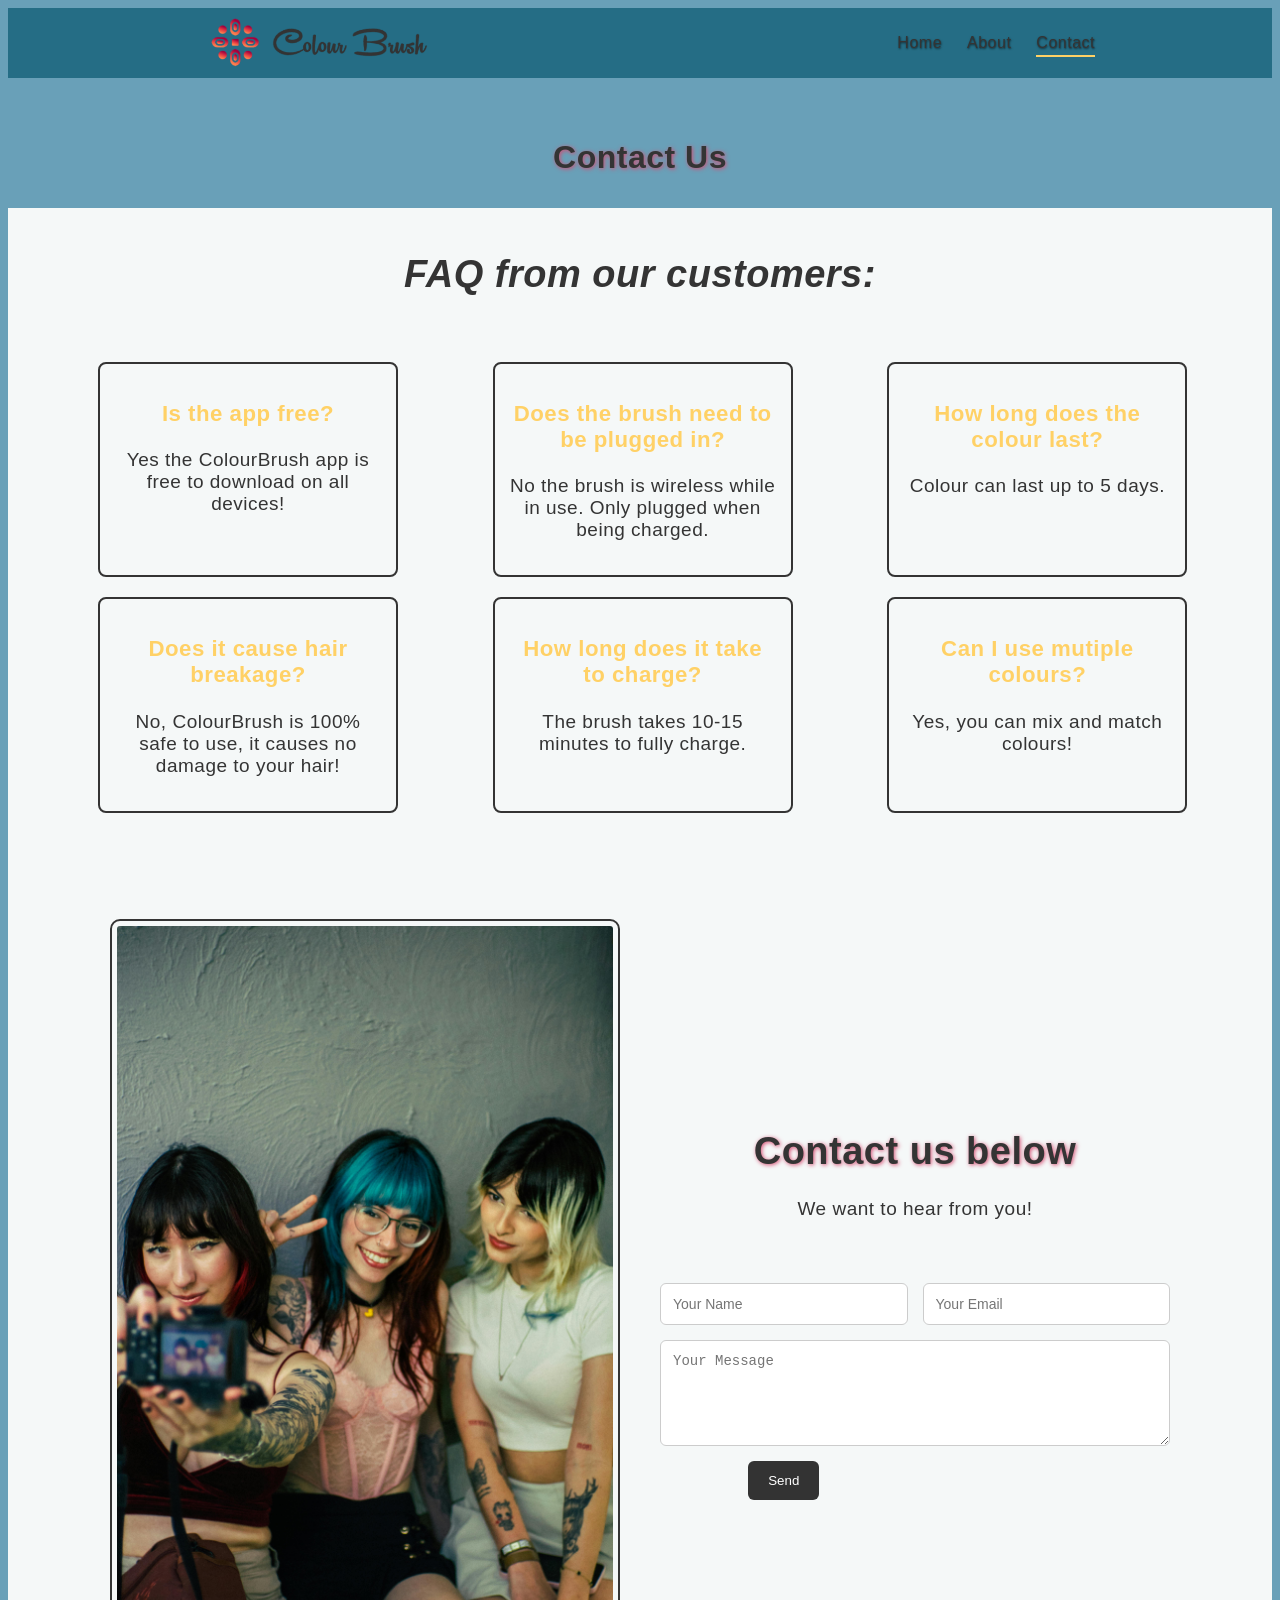
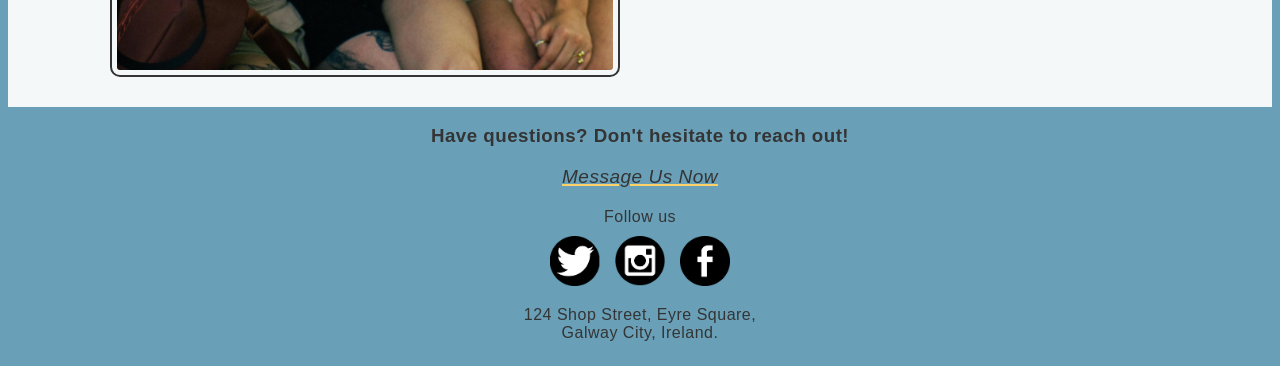
<file: contact.html>
<!DOCTYPE html>
<html>
<head>
	<meta charset="UTF-8">
	<meta name="viewport" content="user-scalable=0, width=device-width, initial-scale=1.0,
     maximum-scale=1.0, minimum-scale=1.0">
	<title>colourbrush.com</title>
	<link rel="stylesheet" type="text/css" href="stylesheet.css">
</head>
<body class="contact-page">
	<div id="page">
		<div id="header">
			<div class="head">
				<a href="index.html" class="logo"><img src="images/canvades.png" alt=""></a>
		         <ul id="navigation">
					<li>
						<a href="index.html">Home</a>
					</li>
					<li>
						<a href="about.html">About</a>
					</li>
					<li class="selected">
						<a href="contact.html">Contact</a>
					</li>
				</ul>
			</div>
		</div>
	</div>	
	
	
	<div class="footer-text">
		<h1>Contact Us</h1>
	 </div>
 
 
 
	 <footer id="footer"> 
		<div class="contact">		
			<h1>FAQ from our customers:</h1>
		</div>

		<div class="contact-row">
			<div class="text-box">
				<div class="text">
				<h3>
					Is the app free?
				</h3>
				<p>Yes the ColourBrush app is free to download on all devices!</p>
			</div>
			</div>

			<div class="text-box">
				<div class="text">
				<h3>
					Does the brush need to be plugged in?
				</h3>
				<p>No the brush is wireless while in use.  Only plugged when being charged.</p>
			</div>
			</div>

			<div class="text-box">
				<div class="text">
				<h3>
					How long does the colour last?
				</h3>
				<p>Colour can last up to 5 days.</p>
			</div>
			</div>
		</div>



		<div class="contact-row">
			<div class="text-box">
				<div class="text">
				<h3>
					Does it cause hair breakage?
				</h3>
				<p>No, ColourBrush is 100% safe to use, it causes no damage to your hair!</p>
			</div>
			</div>

			<div class="text-box">
				<div class="text">
				<h3>
					How long does it take to charge?
				</h3>
				<p>The brush takes 10-15 minutes to fully charge.</p>
			    </div>
            </div>

			<div class="text-box">
				<div class="text">
				<h3>
					Can I use mutiple colours?
				</h3>
				<p>Yes, you can mix and match colours!</p>
			    </div>
            </div>
		</div>
		<p><br>
		<br><br></p>



		<div class="contact-section">

		 <img class="footer-image" src="images/threegirls.jpg">

		<div class="contact-info">
			<div class="contact-b">		
				<h1>Contact us below</h1>
				<p>We want to hear from you!
					<br>
					<br>
					<br>
				</p>
			</div>

		  <form class="contact-form">
			<div class="contact-row-c">
			  <input type="text" name="name" placeholder="Your Name" required>
			  <input type="email" name="email" placeholder="Your Email" required>
			
			</div>
			<div class="contact-row-c">
			  <textarea name="message" placeholder="Your Message" rows="5" required></textarea>
			</div>
			<div class="contact-row-c">
				<button type="submit">Send</button>
			</div>
		
		  </form>
		</div>
		</div>

		
		</footer>


	 <div id="footer-b">
			  
		<div class="footer-b-text">
			<h3>Have questions?  
			   Don't hesitate to reach out! 
			</h3>
		</div>

		 <a href="contact.html">
			<div class="contact"><span class="underline">Message Us Now</span></div>
		 </a>
		 
		 <p class="bottom-text">Follow us</p>
		  

		<div class="icons">

			<a href="https://x.com/_colourbrush" target="_blank">
				<img class="icon" src="images/Ticon.png" alt="">
			</a>

			<a href="https://instagram.com/_colourbrush__" target="_blank">
				<img class="icon" src="images/Iicon.png" alt="">
			</a>
				  
			<a href="https://facebook.com/_colourbrush" target="_blank">
				<img class="icon" src="images/Ficon.png" alt="">
			</a>
			  
		</div>
	

		<div class="bottom-address">
		
		<p>
			124 Shop Street, 
			Eyre Square, <br>
			Galway City, 
			Ireland.
		</p>

	  </div>

</div>
</body>
</html>
</file>
<file: stylesheet.css>
body {
	background: #69a0b8;
    margin: 80;
	padding: 0;
	position: relative;
	width: auto;
}     
body #page {
	background: #256D85;
	margin: 0;
	padding: 0;
	width: auto;
	z-index: 3;
}
#header {
	height: 70px;
    display: flex;
    align-items: center;
}

.head {
	display: flex;
	align-items: center;       
	justify-content: space-between;   
	gap: 40px;                
	width: 100%;
	max-width: 940px;
	margin: 0 auto;
    height: 100%;
    padding: 0 15px;
}

.logo img {
    height: 270px;   
    width: auto;
    display: block;
    transform: translateY(18px);
  }

#navigation {
	display: flex;
	list-style: none;
	margin: 0;
	padding: 0;
	gap: 25px;
}
#navigation a {
	font-family: "Segoe UI", "Helvetica Neue", Arial, sans-serif;
	font-size: 16px;
	font-weight: 400;
	letter-spacing: 0.5px;
	color: #343434;     
	text-decoration: none;
	transition: color 0.2s ease;
    text-shadow: 0.5px 0.5px 2px rgba(0,0,0,0.6);
}
#navigation a:hover {
	color: #bd84a9c4;  
}
#navigation li.selected a {
	color: #343434;
	border-bottom: 2px solid #FFD166;
	padding-bottom: 4px;
}

.underline {
    text-decoration: underline;
    text-decoration-color: #FFD166;   
    text-decoration-thickness: 2px;   
  }
/* ---------RESPONSIVENESS----------*/
@media (max-width: 600px) {
    #header {
      height: auto;
      padding: 10px 0;
    }
    .container {
      flex-direction: column;
      align-items: center;
      gap: 10px;
    }
    .logo img {
      height: 40px;
    }
    #navigation {
      flex-direction: column;
      gap: 10px;
    }
    #navigation a {
      font-size: 14px;
    }
  }
  /* ---------RESPONSIVENESS----------*/


  

  .front {
    margin-top: 40px;
    position: relative;
    height: 800px; /* adjust height */
    background: url("images/blue.jpg") no-repeat center/contain;
    display: flex;
    align-items: center;
    justify-content: center;
    margin-bottom: 40px;
  }
  
  .front-text {
    color:  #FFD166;
    text-align: center;
    padding: 20px 30px;
    border-radius: 10px;
    background: rgba(0, 0, 0, 0.4);
    text-shadow: 1px 1px 4px rgba(0,0,0,0.6);
  }


  #footer {
    display: flex;
    flex-direction: column;
    background: #f5f8f8;
    position: relative;
    min-height: 1250px;
    height: auto;
    margin: 120 120 120 120;
    box-sizing: border-box;
    padding-bottom: 90px;
  }
  .footer-text {
    text-align: center;
    font-family: "Raleway", "Helvetica Neue", "`Segeo", Arial, sans-serif;
    font-size: 16px;
    font-weight: 400;
    letter-spacing: 0.5px;
    color: #343434;
    text-shadow: 1px 1px 4px #d54c71;
    margin-top: 40px;
    margin-bottom: 10px
    
  }

  .footer-row {
    display: flex;
    align-items: center; 
    gap: 50px;          
  }

  .footer-image {
    background: transparent;
    height: auto;
    width: 400px;
    margin-left:100px; 
    border: 2px solid #343434;
    border-radius: 12px;
    padding: 5px;
  }

  .footer-mid-text {
    font-family: "Raleway", "Helvetica Neue", "Segoe UI", Arial, sans-serif;
    font-size: 19px;
    font-weight: 400;
    letter-spacing: 0.5px;
    color: #343434;
    margin-top: 20px;
    margin-right: 20px;
    text-align: center;
    
  }
  .footer-mid-text h1{
    text-shadow: #FFD166;
  }


  .footer-row-b {
    display: flex;
    gap: 170px;  
    align-items: center;   
  }

  .footer-text-b {
    font-family: "Raleway", "Helvetica Neue", "Segoe UI", Arial, sans-serif;
    font-size: 19px;
    font-weight: 400;
    letter-spacing: 0.5px;
    color: #343434;
    margin-left: 90px;
    text-align: center;
  }

  .footer-text-b h1{
    text-shadow: 1px 1px 4px #FFD166;
  }

  .footer-text-c {
    font-family: "Raleway", "Helvetica Neue", "Segoe UI", Arial, sans-serif;
    font-size: 19px;
    font-weight: 400;
    letter-spacing: 0.5px;
    color: #343434;
    text-shadow: 1px 1px 4px #FFD166;
    text-align: center;
  }

  .footer-image-c {
    display: flex;
    height: auto;
    margin-right: 100px;
    width: 400px;
    border: 2px solid #343434;
    border-radius: 12px;
    padding: 5px;
    
  }

  .footer-row-c {
    display: flex;
    gap: 80px;  
    padding-top: 30px; 
    justify-content: center; 
  }
  .footer-image-b {
    display: flex;
    align-self: flex-end;
    height: 450px;
    width: auto;
    margin-left: 20px; 
    border: 2px solid #343434;
    border-radius: 12px;
    padding: 5px;
  }
  .footer-image-d{
    display: flex;
    align-self: flex-end;
    height: 400px;
    width: auto;
    margin-left: 20px; 
    border: 2px solid #343434;
    border-radius: 12px;
    padding: 5px;
  }

/*------------------------ Footer 2 ----------------*/


  .footer-b {
    display: flex;
    flex-direction: column;   
    align-items: center;     
    text-align: center;       
    padding: 20px;
  }


  .footer-b-text {
    font-family: "Raleway", "Helvetica Neue", "Segoe UI", Arial, sans-serif;
    font-size: 16px;
    font-weight: 400;
    letter-spacing: 0.5px;
    color:  #343434;
    text-align: center;
    
    
    
  }

  .contact {
    font-family: "Raleway", "Helvetica Neue", "Segoe UI", Arial, sans-serif;
    font-size: 16px;
    font-style: italic;
    font-weight: 400;
    letter-spacing: 0.5px;
    color:  #343434;
    display: block;
    text-align: center;
    margin: 10px 0;
    padding-bottom: 10px;
 
  }

  
  .bottom-text {
    font-family: "Raleway", "Helvetica Neue", "Segoe UI", Arial, sans-serif;
    font-size: 16px;
    font-weight: 400;
    letter-spacing: 0.5px;
    color:  #343434;
    margin: 10px 0;   
    text-align: center;
    
  }

  .icons {
    display: flex;
    justify-content: center; 
    gap: 15px;
    margin-top: 10px;
  }
  
  .icon {
    width: 50px !important;
    height: auto;
  }
  
  .icon:hover {
    transform: scale(1.1);
    opacity: 0.8;
  }

  .bottom-address{
    font-family: "Raleway", "Helvetica Neue", "Segoe UI", Arial, sans-serif;
    font-size: 16px;
    font-weight: 400;
    letter-spacing: 0.5px;
    color:  #343434;
    text-align: center;
    justify-content: center;
    margin-top: 15px;

  }
  

 




/* ----------------About Page -----------------*/
  .about-page #footer {
    min-height: 200px;
    padding: 10px;    
  }



  .about-text{
    text-align: center;
    font-family: "Raleway", "Helvetica Neue", "Segoe UI", Arial, sans-serif;
    font-size: 19px;
    font-weight: 400;
    letter-spacing: 0.5px;
    color:  #343434;
    text-align: center;
    text-shadow: 1px 1px 4px #FFD166;
  }

  
  .video iframe {
    width: 100%;
    height: 315px;
    display: block;
  }
  .video{
    text-align: center;
    border: 2px solid #343434;
    border-radius: 12px;
    padding: 5px;
    width: 100%;
    max-width: 600px;
    margin: 0 auto;
    margin-bottom: 60px;
  }

  /* ----------------About Page -----------------*/



  /* ----------------Contact Page -----------------*/


  .contact-page{
    display: flex;
    flex-direction: column;
  }

  .contact-page #footer {
    min-height: 200px;
    padding: 10px;      
  }


  .contact-page .contact{
    text-align: center;
    font-family: "Raleway", "Helvetica Neue", "Segoe UI", Arial, sans-serif;
    font-size: 19px;
    font-weight: 400;
    letter-spacing: 0.5px;
    color:  #343434;
   /*text-shadow: 1px 1px 4px #FFD166;*/
  }


  .contact-row{
    display: grid;
    grid-template-columns: repeat(3, 1fr); 
    gap: 20px;   
    padding-top: 20px;
    padding-left: 80px;
    justify-content: center; 
  }
  .text-box {
    border: 2px solid #343434;
    padding: 15px;
    width: 300px;
    border-radius: 8px;
  }
  .text{
    text-align: center;
    font-family: "Raleway", "Helvetica Neue", "Segoe UI", Arial, sans-serif;
    font-size: 19px;
    font-weight: 400;
    letter-spacing: 0.5px;
    color:  #343434;
  }
  .text h3{
    color: #FFD166;
  }

  .contact-page .contact-b{
    text-align: center;
    margin-top: 50px;
    font-family: "Raleway", "Helvetica Neue", "Segoe UI", Arial, sans-serif;
    font-size: 19px;
    font-weight: 400;
    letter-spacing: 0.5px;
    color:  #343434;

  }

  .contact-page .contact-b h1 {
    text-shadow: 1px 1px 4px #d54c71;
  }
  * {
    box-sizing: border-box;
  }

  .contact-section {
    display: grid;
    grid-template-columns: minmax(0, 1fr) minmax(0, 1fr);
    gap: 40px;
    align-items: center;
    max-width: 1100px;
    margin: 0 auto;
    padding: 20px;
    box-sizing: border-box;
  }
  
  .contact-section .footer-image {
    width: 100%;
    height: auto;
    border-radius: 10px;
    object-fit: cover;
    margin-left: 0px;

  }
  
  /* FORM */
  .contact-form {
    width: 100%;
    margin-right: 20px;
  }
  
  /* each row */
  .contact-row-c {
    display: grid;
    grid-template-columns: repeat(2, 1fr);
    gap: 15px;
    margin-bottom: 15px;
  }
  
  /* textarea full width */
  .contact-row-c textarea {
    grid-column: 1 / -1;
    text-align: left;
  }
  
  /* inputs */
  .contact-form input,
  .contact-form textarea {
    width: 100%;
    max-width: 100%;
    padding: 12px;
    border: 1px solid #ccc;
    border-radius: 6px;
    font-size: 14px;
  }
  
  /* button centered */
  .contact-form button {
    padding: 12px 20px;
    background: #333;
    color: white;
    border: none;
    border-radius: 6px;
    cursor: pointer;
  
    display: block;
    margin: 0 auto;
  }
</file>
